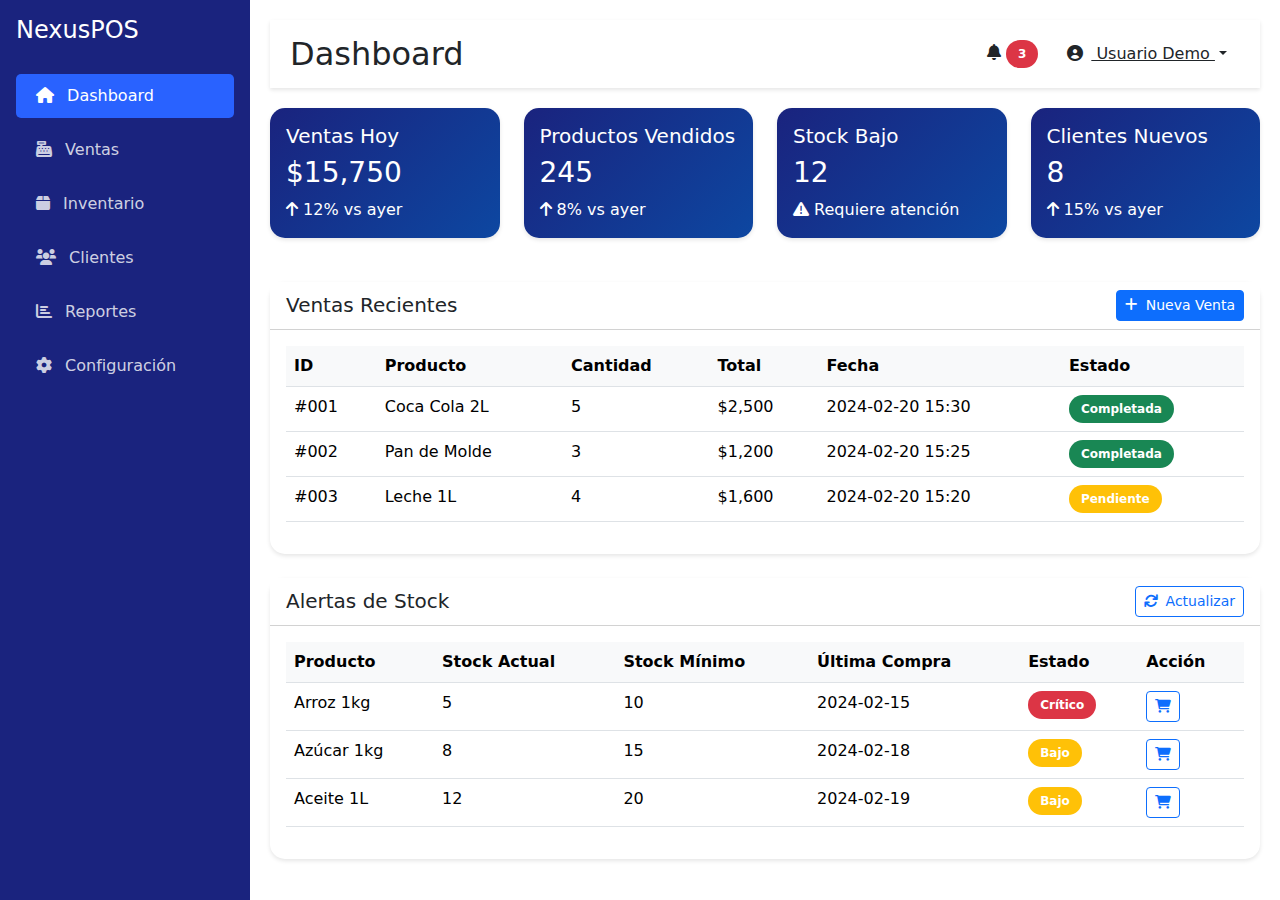
<file: demo.html>
<!DOCTYPE html>
<html lang="es">
<head>
    <meta charset="UTF-8">
    <meta name="viewport" content="width=device-width, initial-scale=1.0">
    <title>NexusPOS - Demo</title>
    <link href="https://cdn.jsdelivr.net/npm/bootstrap@5.3.2/dist/css/bootstrap.min.css" rel="stylesheet">
    <link rel="stylesheet" href="https://cdnjs.cloudflare.com/ajax/libs/font-awesome/6.0.0/css/all.min.css">
    <style>
        :root {
            --primary-color: #1a237e;
            --secondary-color: #0d47a1;
            --accent-color: #2962ff;
        }
        
        .sidebar {
            min-height: 100vh;
            background-color: var(--primary-color);
            color: white;
            position: fixed;
            width: 250px;
        }
        
        .nav-link {
            color: rgba(255,255,255,0.8);
            padding: 10px 20px;
            margin: 5px 0;
            border-radius: 5px;
        }
        
        .nav-link:hover {
            color: white;
            background-color: rgba(255,255,255,0.1);
        }
        
        .nav-link.active {
            background-color: var(--accent-color);
            color: white;
        }
        
        .main-content {
            margin-left: 250px;
            padding: 20px;
        }
        
        .card {
            margin-bottom: 20px;
            border: none;
            border-radius: 15px;
            box-shadow: 0 2px 4px rgba(0,0,0,0.1);
        }
        
        .stat-card {
            background: linear-gradient(135deg, var(--primary-color), var(--secondary-color));
            color: white;
        }
        
        .top-bar {
            background: white;
            padding: 15px 20px;
            box-shadow: 0 2px 4px rgba(0,0,0,0.1);
            margin-bottom: 20px;
        }
        
        .table th {
            background-color: #f8f9fa;
        }
        
        .badge {
            padding: 8px 12px;
            border-radius: 20px;
        }
    </style>
</head>
<body>
    <!-- Sidebar -->
    <div class="sidebar p-3">
        <h4 class="mb-4">NexusPOS</h4>
        <ul class="nav flex-column">
            <li class="nav-item">
                <a class="nav-link active" href="#dashboard">
                    <i class="fas fa-home me-2"></i> Dashboard
                </a>
            </li>
            <li class="nav-item">
                <a class="nav-link" href="#ventas">
                    <i class="fas fa-cash-register me-2"></i> Ventas
                </a>
            </li>
            <li class="nav-item">
                <a class="nav-link" href="#inventario">
                    <i class="fas fa-box me-2"></i> Inventario
                </a>
            </li>
            <li class="nav-item">
                <a class="nav-link" href="#clientes">
                    <i class="fas fa-users me-2"></i> Clientes
                </a>
            </li>
            <li class="nav-item">
                <a class="nav-link" href="#reportes">
                    <i class="fas fa-chart-bar me-2"></i> Reportes
                </a>
            </li>
            <li class="nav-item">
                <a class="nav-link" href="#configuracion">
                    <i class="fas fa-cog me-2"></i> Configuración
                </a>
            </li>
        </ul>
    </div>

    <!-- Main Content -->
    <div class="main-content">
        <!-- Top Bar -->
        <div class="top-bar d-flex justify-content-between align-items-center">
            <h2 class="mb-0">Dashboard</h2>
            <div class="d-flex align-items-center">
                <div class="me-3">
                    <i class="fas fa-bell"></i>
                    <span class="badge bg-danger">3</span>
                </div>
                <div class="dropdown">
                    <button class="btn btn-link text-dark dropdown-toggle" type="button" id="userDropdown" data-bs-toggle="dropdown">
                        <i class="fas fa-user-circle me-2"></i>
                        Usuario Demo
                    </button>
                    <ul class="dropdown-menu dropdown-menu-end">
                        <li><a class="dropdown-item" href="#"><i class="fas fa-user me-2"></i>Perfil</a></li>
                        <li><a class="dropdown-item" href="#"><i class="fas fa-cog me-2"></i>Configuración</a></li>
                        <li><hr class="dropdown-divider"></li>
                        <li><a class="dropdown-item" href="index.html"><i class="fas fa-sign-out-alt me-2"></i>Cerrar Sesión</a></li>
                    </ul>
                </div>
            </div>
        </div>

        <!-- Stats Cards -->
        <div class="row">
            <div class="col-md-3">
                <div class="card stat-card">
                    <div class="card-body">
                        <h5 class="card-title">Ventas Hoy</h5>
                        <h3>$15,750</h3>
                        <p class="mb-0"><i class="fas fa-arrow-up"></i> 12% vs ayer</p>
                    </div>
                </div>
            </div>
            <div class="col-md-3">
                <div class="card stat-card">
                    <div class="card-body">
                        <h5 class="card-title">Productos Vendidos</h5>
                        <h3>245</h3>
                        <p class="mb-0"><i class="fas fa-arrow-up"></i> 8% vs ayer</p>
                    </div>
                </div>
            </div>
            <div class="col-md-3">
                <div class="card stat-card">
                    <div class="card-body">
                        <h5 class="card-title">Stock Bajo</h5>
                        <h3>12</h3>
                        <p class="mb-0"><i class="fas fa-exclamation-triangle"></i> Requiere atención</p>
                    </div>
                </div>
            </div>
            <div class="col-md-3">
                <div class="card stat-card">
                    <div class="card-body">
                        <h5 class="card-title">Clientes Nuevos</h5>
                        <h3>8</h3>
                        <p class="mb-0"><i class="fas fa-arrow-up"></i> 15% vs ayer</p>
                    </div>
                </div>
            </div>
        </div>

        <!-- Recent Sales -->
        <div class="card mt-4">
            <div class="card-header bg-white">
                <div class="d-flex justify-content-between align-items-center">
                    <h5 class="mb-0">Ventas Recientes</h5>
                    <button class="btn btn-primary btn-sm">
                        <i class="fas fa-plus me-2"></i>Nueva Venta
                    </button>
                </div>
            </div>
            <div class="card-body">
                <div class="table-responsive">
                    <table class="table">
                        <thead>
                            <tr>
                                <th>ID</th>
                                <th>Producto</th>
                                <th>Cantidad</th>
                                <th>Total</th>
                                <th>Fecha</th>
                                <th>Estado</th>
                            </tr>
                        </thead>
                        <tbody>
                            <tr>
                                <td>#001</td>
                                <td>Coca Cola 2L</td>
                                <td>5</td>
                                <td>$2,500</td>
                                <td>2024-02-20 15:30</td>
                                <td><span class="badge bg-success">Completada</span></td>
                            </tr>
                            <tr>
                                <td>#002</td>
                                <td>Pan de Molde</td>
                                <td>3</td>
                                <td>$1,200</td>
                                <td>2024-02-20 15:25</td>
                                <td><span class="badge bg-success">Completada</span></td>
                            </tr>
                            <tr>
                                <td>#003</td>
                                <td>Leche 1L</td>
                                <td>4</td>
                                <td>$1,600</td>
                                <td>2024-02-20 15:20</td>
                                <td><span class="badge bg-warning">Pendiente</span></td>
                            </tr>
                        </tbody>
                    </table>
                </div>
            </div>
        </div>

        <!-- Low Stock Alert -->
        <div class="card mt-4">
            <div class="card-header bg-white">
                <div class="d-flex justify-content-between align-items-center">
                    <h5 class="mb-0">Alertas de Stock</h5>
                    <button class="btn btn-outline-primary btn-sm">
                        <i class="fas fa-sync me-2"></i>Actualizar
                    </button>
                </div>
            </div>
            <div class="card-body">
                <div class="table-responsive">
                    <table class="table">
                        <thead>
                            <tr>
                                <th>Producto</th>
                                <th>Stock Actual</th>
                                <th>Stock Mínimo</th>
                                <th>Última Compra</th>
                                <th>Estado</th>
                                <th>Acción</th>
                            </tr>
                        </thead>
                        <tbody>
                            <tr>
                                <td>Arroz 1kg</td>
                                <td>5</td>
                                <td>10</td>
                                <td>2024-02-15</td>
                                <td><span class="badge bg-danger">Crítico</span></td>
                                <td>
                                    <button class="btn btn-sm btn-outline-primary" title="Ordenar producto">
                                        <i class="fas fa-shopping-cart"></i>
                                    </button>
                                </td>
                            </tr>
                            <tr>
                                <td>Azúcar 1kg</td>
                                <td>8</td>
                                <td>15</td>
                                <td>2024-02-18</td>
                                <td><span class="badge bg-warning">Bajo</span></td>
                                <td>
                                    <button class="btn btn-sm btn-outline-primary" title="Ordenar producto">
                                        <i class="fas fa-shopping-cart"></i>
                                    </button>
                                </td>
                            </tr>
                            <tr>
                                <td>Aceite 1L</td>
                                <td>12</td>
                                <td>20</td>
                                <td>2024-02-19</td>
                                <td><span class="badge bg-warning">Bajo</span></td>
                                <td>
                                    <button class="btn btn-sm btn-outline-primary" title="Ordenar producto">
                                        <i class="fas fa-shopping-cart"></i>
                                    </button>
                                </td>
                            </tr>
                        </tbody>
                    </table>
                </div>
            </div>
        </div>
    </div>

    <script src="https://cdn.jsdelivr.net/npm/bootstrap@5.3.2/dist/js/bootstrap.bundle.min.js"></script>
</body>
</html>
</file>
